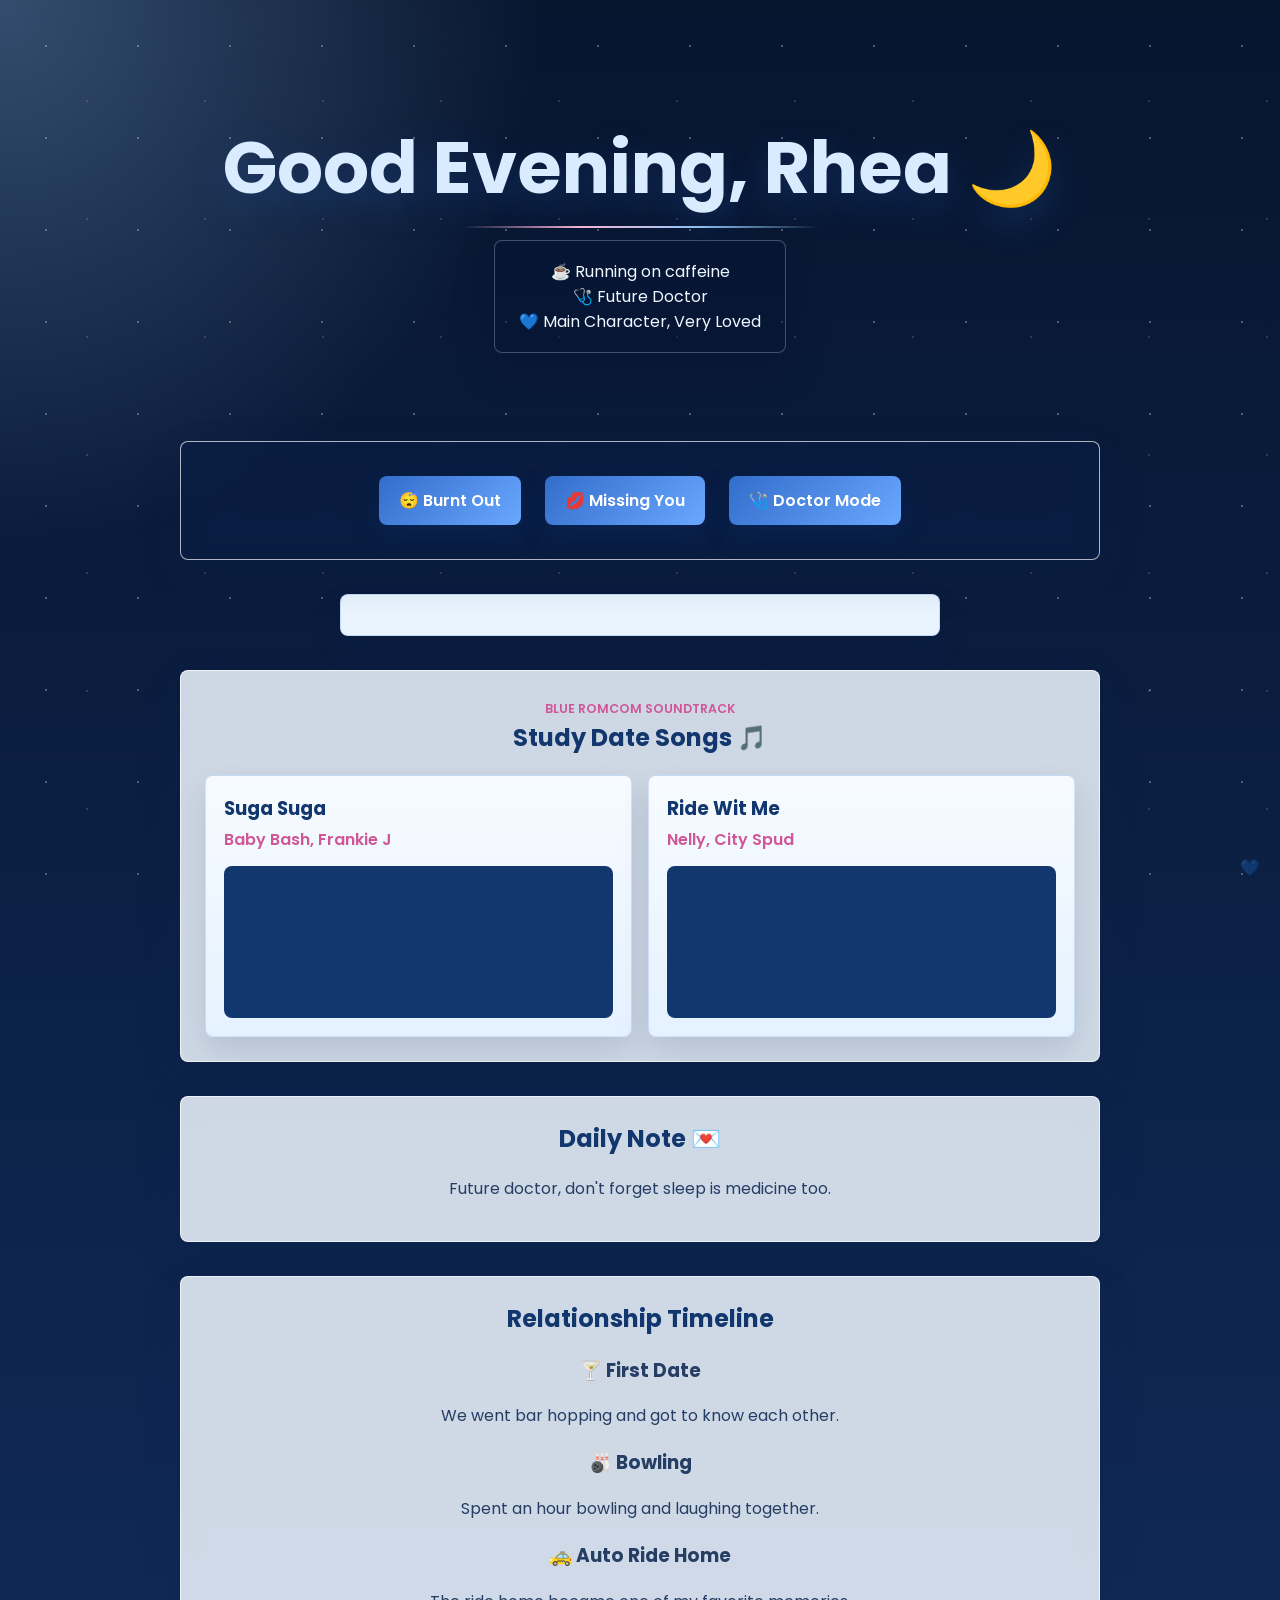
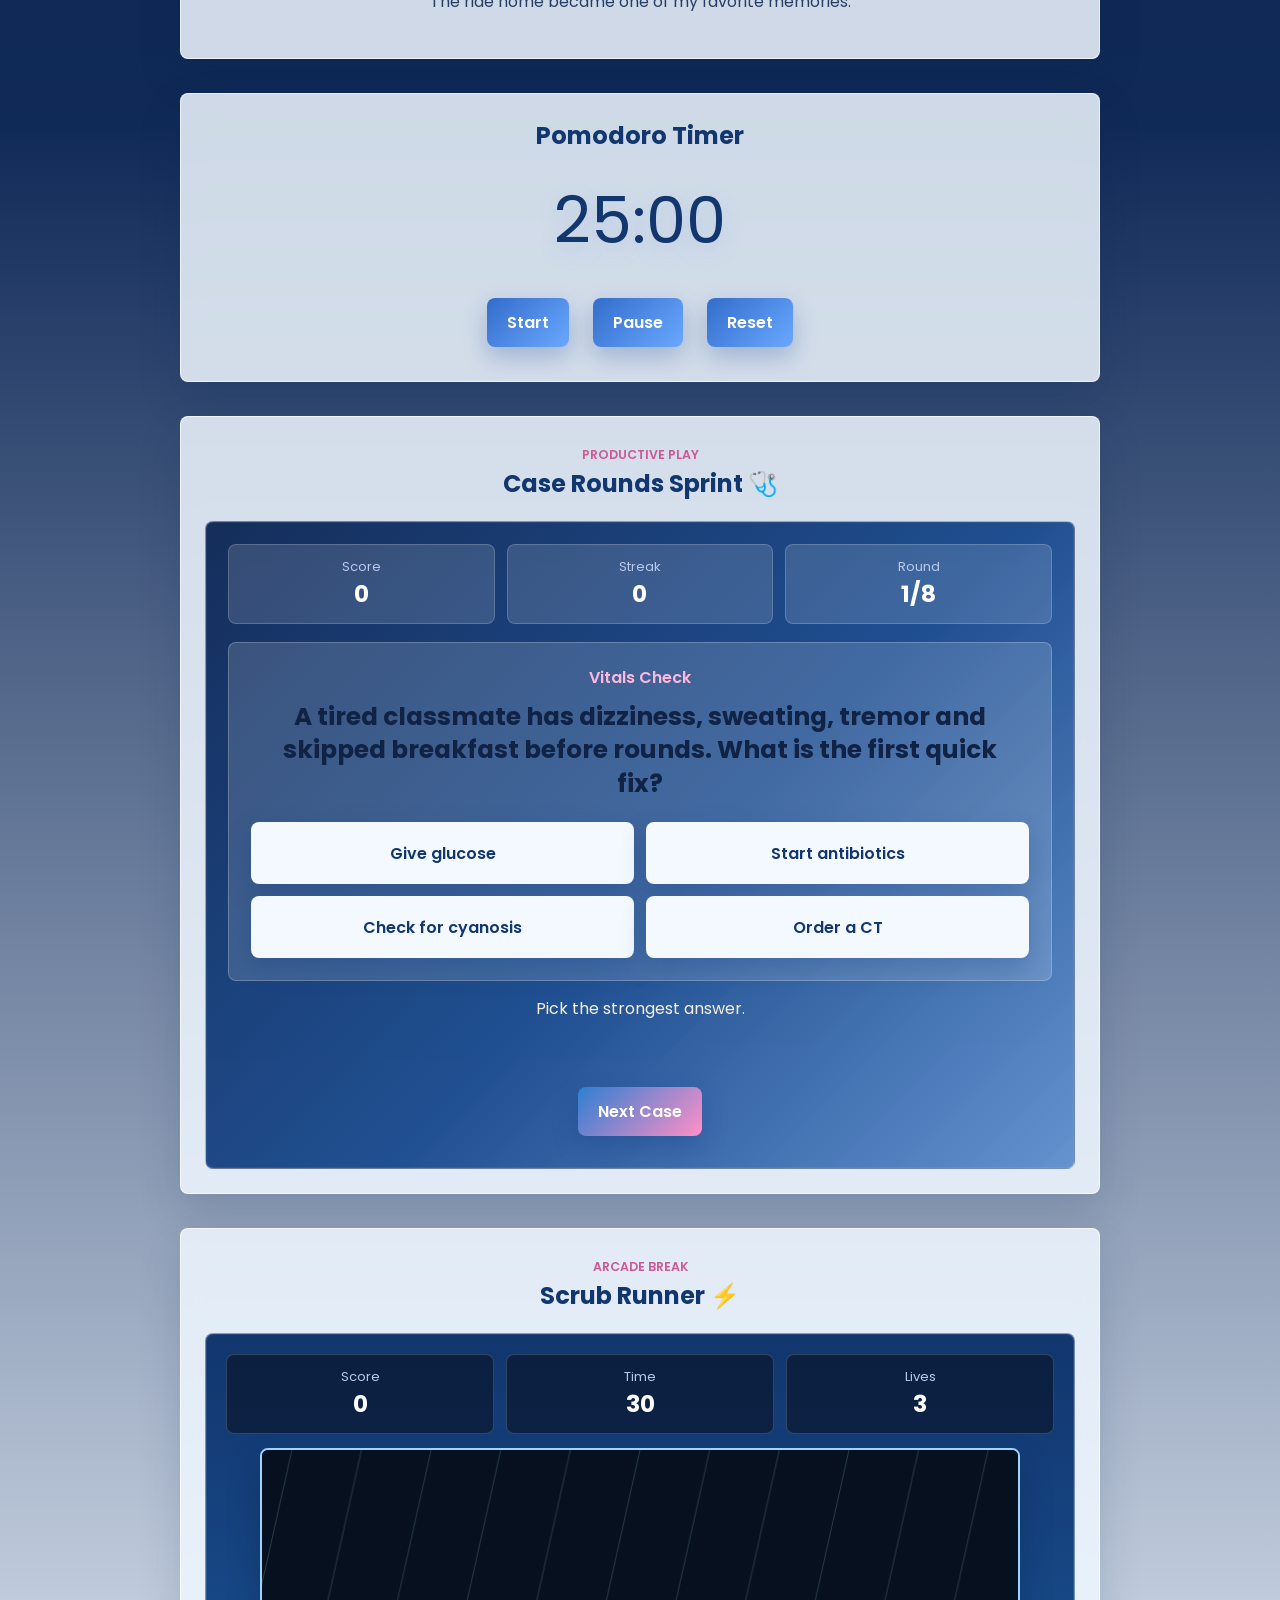
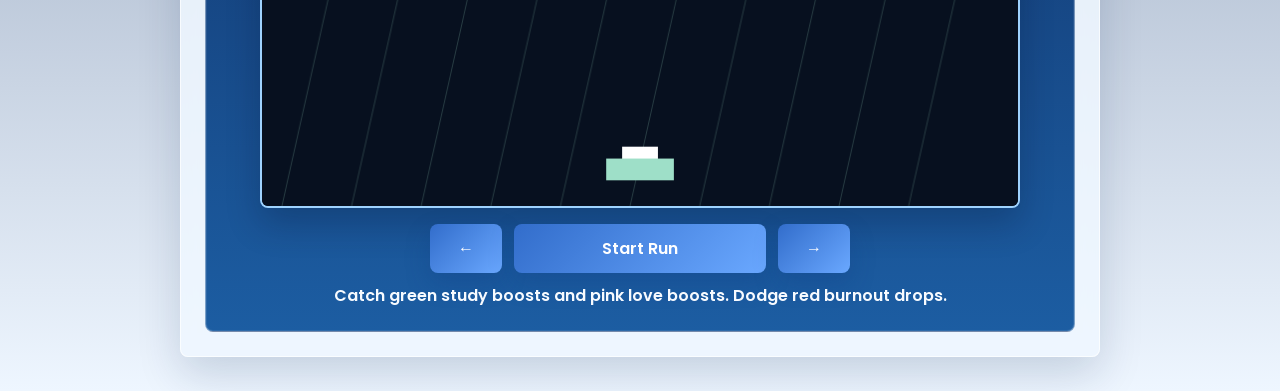
<file: index.html>
<!DOCTYPE html>
<html lang="en">
<head>
  <meta charset="UTF-8">
  <meta name="viewport" content="width=device-width,initial-scale=1.0">
  <title>Blue Escape 💙</title>

  <link rel="stylesheet" href="css/style.css">

  <link rel="preconnect" href="https://fonts.googleapis.com">
  <link href="https://fonts.googleapis.com/css2?family=Poppins:wght@300;400;600&display=swap" rel="stylesheet">
</head>
<body>

<header>

<h1>Good Evening, Rhea 🌙</h1>

<p>
☕ Running on caffeine<br>
🩺 Future Doctor<br>
💙 Main Character, Very Loved
</p>

</header>

<section class="moods">

<button onclick="showMood('burnout')">
😴 Burnt Out
</button>

<button onclick="showMood('missing')">
💋 Missing You
</button>

<button onclick="showMood('doctor')">
🩺 Doctor Mode
</button>

</section>

<div id="moodDisplay"></div>

<section class="soundtrack-section">

<div class="section-heading">
<span class="eyebrow">Blue Romcom Soundtrack</span>
<h2>Study Date Songs 🎵</h2>
</div>

<div class="song-grid">

<article class="song-card">
<h3>Suga Suga</h3>
<p>Baby Bash, Frankie J</p>
<iframe
  src="https://open.spotify.com/embed/track/6Nq5lE0CeOAAAqN4qhkbZU?utm_source=generator"
  width="100%"
  height="152"
  frameborder="0"
  allowfullscreen=""
  allow="autoplay; clipboard-write; encrypted-media; fullscreen; picture-in-picture"
  loading="lazy">
</iframe>
</article>

<article class="song-card">
<h3>Ride Wit Me</h3>
<p>Nelly, City Spud</p>
<iframe
  src="https://open.spotify.com/embed/track/3Gf5nttwcX9aaSQXRWidEZ?utm_source=generator"
  width="100%"
  height="152"
  frameborder="0"
  allowfullscreen=""
  allow="autoplay; clipboard-write; encrypted-media; fullscreen; picture-in-picture"
  loading="lazy">
</iframe>
</article>

</div>

</section>

<section class="daily-note">

<h2>Daily Note 💌</h2>

<p id="dailyNote"></p>

</section>

<section>

<h2>Relationship Timeline</h2>

<div id="timeline"></div>

</section>

<section>

<h2>Pomodoro Timer</h2>

<div id="timer">25:00</div>

<button onclick="startTimer()">Start</button>
<button onclick="pauseTimer()">Pause</button>
<button onclick="resetTimer()">Reset</button>

</section>

<section class="game-section">

<div class="section-heading">
<span class="eyebrow">Productive Play</span>
<h2>Case Rounds Sprint 🩺</h2>
</div>

<div id="gameArea" class="rounds-game">

<div class="game-topline">
<div>
<span>Score</span>
<strong id="score">0</strong>
</div>
<div>
<span>Streak</span>
<strong id="streak">0</strong>
</div>
<div>
<span>Round</span>
<strong id="roundNumber">1/8</strong>
</div>
</div>

<div class="case-card">
<p id="caseCategory"></p>
<h3 id="casePrompt"></h3>
<div id="answerChoices" class="answer-grid"></div>
</div>

<div id="gameFeedback" class="game-feedback"></div>

<button id="nextCase" class="secondary-button">Next Case</button>

</div>

</section>

<section class="arcade-section">

<div class="section-heading">
<span class="eyebrow">Arcade Break</span>
<h2>Scrub Runner ⚡</h2>
</div>

<div class="arcade-shell">

<div class="arcade-hud">
<div>
<span>Score</span>
<strong id="arcadeScore">0</strong>
</div>
<div>
<span>Time</span>
<strong id="arcadeTime">30</strong>
</div>
<div>
<span>Lives</span>
<strong id="arcadeLives">3</strong>
</div>
</div>

<canvas id="arcadeCanvas" width="760" height="360"></canvas>

<div class="arcade-controls">
<button id="moveLeft" aria-label="Move left">←</button>
<button id="startArcade">Start Run</button>
<button id="moveRight" aria-label="Move right">→</button>
</div>

<p id="arcadeMessage">Catch green study boosts and pink love boosts. Dodge red burnout drops.</p>

</div>

</section>

<div id="secretHeart">💙</div>

<div id="letterModal" class="hidden">

<div class="modal-content">

<h2>Letter To Rhea</h2>

<p>
Hey,

I know med school can be exhausting.

But I hope you remember that every
late night and every difficult exam
is bringing you closer to becoming
the amazing doctor you'll be.

I'm proud of you.

Love,
Me 💙
</p>

<button onclick="closeLetter()">
Close
</button>

</div>

</div>

<script src="js/app.js"></script>
<script src="js/timer.js"></script>
<script src="js/game.js"></script>
<script src="js/memories.js"></script>

</body>
</html>
</file>
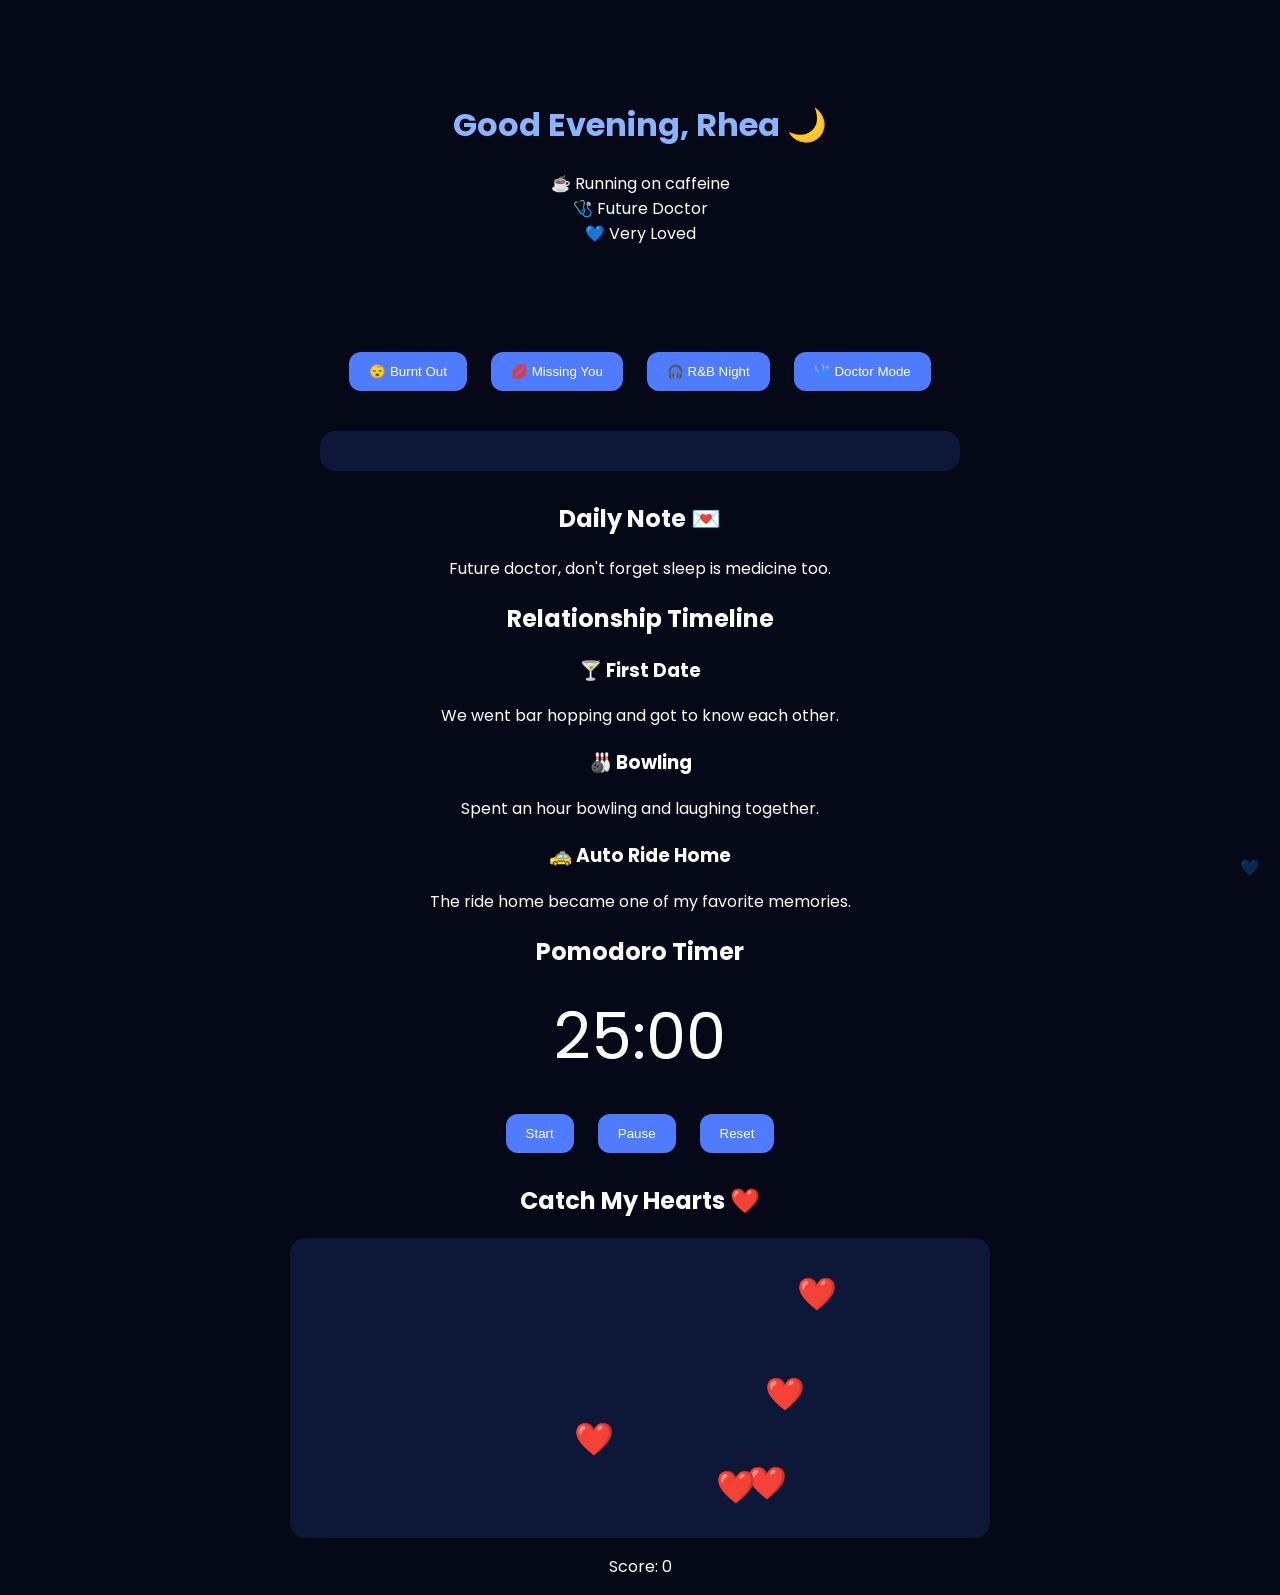
<file: Data/index.html>
<!DOCTYPE html>
<html lang="en">
<head>
  <meta charset="UTF-8">
  <meta name="viewport" content="width=device-width,initial-scale=1.0">
  <title>Blue Escape 💙</title>

  <link rel="stylesheet" href="css/style.css">

  <link rel="preconnect" href="https://fonts.googleapis.com">
  <link href="https://fonts.googleapis.com/css2?family=Poppins:wght@300;400;600&display=swap" rel="stylesheet">
</head>
<body>

<div id="stars"></div>

<header>

<h1>Good Evening, Rhea 🌙</h1>

<p>
☕ Running on caffeine<br>
🩺 Future Doctor<br>
💙 Very Loved
</p>

</header>

<section class="moods">

<button onclick="showMood('burnout')">
😴 Burnt Out
</button>

<button onclick="showMood('missing')">
💋 Missing You
</button>

<button onclick="showMood('rnb')">
🎧 R&B Night
</button>

<button onclick="showMood('doctor')">
🩺 Doctor Mode
</button>

</section>

<div id="moodDisplay"></div>

<section class="daily-note">

<h2>Daily Note 💌</h2>

<p id="dailyNote"></p>

</section>

<section>

<h2>Relationship Timeline</h2>

<div id="timeline"></div>

</section>

<section>

<h2>Pomodoro Timer</h2>

<div id="timer">25:00</div>

<button onclick="startTimer()">Start</button>
<button onclick="pauseTimer()">Pause</button>
<button onclick="resetTimer()">Reset</button>

</section>

<section>

<h2>Catch My Hearts ❤️</h2>

<div id="gameArea"></div>

<p>Score: <span id="score">0</span></p>

</section>

<div id="secretHeart">💙</div>

<div id="letterModal" class="hidden">

<div class="modal-content">

<h2>Letter To Rhea</h2>

<p>
Hey,

I know med school can be exhausting.

But I hope you remember that every
late night and every difficult exam
is bringing you closer to becoming
the amazing doctor you'll be.

I'm proud of you.

Love,
Me 💙
</p>

<button onclick="closeLetter()">
Close
</button>

</div>

</div>

<script src="js/app.js"></script>
<script src="js/timer.js"></script>
<script src="js/game.js"></script>
<script src="js/memories.js"></script>

</body>
</html>
</file>
<file: css/style.css>
*{
    box-sizing:border-box;
}

body{
    margin:0;
    font-family:Poppins,sans-serif;
    background:
        radial-gradient(circle at top left,rgba(157,207,255,.3),transparent 34rem),
        linear-gradient(180deg,#07152f 0%,#102a58 48%,#eef6ff 100%);
    color:white;
    text-align:center;
    min-height:100vh;
}

body::before{
    content:"";
    position:fixed;
    inset:0;
    pointer-events:none;
    background-image:
        radial-gradient(circle,rgba(255,255,255,.8) 1px,transparent 1.5px),
        radial-gradient(circle,rgba(255,184,220,.5) 1px,transparent 1.5px);
    background-position:0 0,28px 42px;
    background-size:92px 92px,118px 118px;
    opacity:.36;
}

header{
    position:relative;
    padding:82px 20px 54px;
}

h1{
    margin-bottom:12px;
    color:#d8ebff;
    font-size:clamp(2.25rem,8vw,4.5rem);
    line-height:1.05;
    text-shadow:0 12px 34px rgba(32,73,140,.45);
}

h1::after{
    content:"";
    display:block;
    width:min(360px,68vw);
    height:2px;
    margin:20px auto 0;
    background:linear-gradient(90deg,transparent,#ffb8dc,#9ed3ff,transparent);
}

header p{
    display:inline-block;
    margin:0;
    padding:18px 24px;
    color:#eff7ff;
    background:rgba(5,20,52,.44);
    border:1px solid rgba(210,232,255,.28);
    border-radius:8px;
    box-shadow:0 16px 40px rgba(0,13,44,.24);
}

button{
    padding:12px 20px;
    margin:10px;
    border:none;
    border-radius:8px;
    background:linear-gradient(135deg,#326dcb,#6aa8ff);
    color:white;
    cursor:pointer;
    font:inherit;
    font-weight:600;
    box-shadow:0 10px 24px rgba(12,55,128,.26);
    transition:transform .18s ease,box-shadow .18s ease;
}

button:hover{
    transform:translateY(-2px);
    box-shadow:0 14px 28px rgba(12,55,128,.34);
}

section{
    width:min(920px,90%);
    margin:34px auto;
    padding:24px;
    color:#102345;
    background:rgba(239,247,255,.86);
    border:1px solid rgba(255,255,255,.68);
    border-radius:8px;
    box-shadow:0 18px 44px rgba(8,35,83,.16);
    backdrop-filter:blur(10px);
}

section h2{
    margin-top:0;
    color:#12366e;
}

.moods{
    background:rgba(9,31,72,.48);
    color:white;
}

.daily-note p,
#timeline{
    color:#263d64;
}

.song-grid{
    display:grid;
    grid-template-columns:repeat(2,minmax(0,1fr));
    gap:16px;
}

.song-card{
    padding:18px;
    background:linear-gradient(180deg,#f7fbff 0%,#e5f2ff 100%);
    border:1px solid rgba(70,126,198,.2);
    border-radius:8px;
    box-shadow:0 14px 30px rgba(8,35,83,.12);
    text-align:left;
}

.song-card h3{
    margin:0;
    color:#12366e;
}

.song-card p{
    margin:4px 0 14px;
    color:#cf5797;
    font-weight:600;
}

.song-card iframe{
    display:block;
    border-radius:8px;
    background:#12366e;
}

#moodDisplay{
    margin:30px auto;
    width:80%;
    max-width:600px;
    padding:20px;
    background:#e9f4ff;
    color:#17345f;
    border:1px solid rgba(70,126,198,.22);
    border-radius:8px;
    box-shadow:0 14px 32px rgba(8,35,83,.12);
}

#timer{
    font-size:4rem;
    margin:20px;
    color:#12366e;
    text-shadow:0 8px 22px rgba(75,135,208,.18);
}

.section-heading{
    margin-bottom:18px;
}

.eyebrow{
    color:#cf5797;
    font-size:.78rem;
    font-weight:600;
    letter-spacing:0;
    text-transform:uppercase;
}

.rounds-game{
    position:relative;
    min-height:460px;
    margin:auto;
    padding:22px;
    background:
        linear-gradient(135deg,rgba(13,38,85,.96) 0%,rgba(24,72,140,.96) 54%,rgba(89,139,204,.92) 100%);
    border:1px solid rgba(255,255,255,.35);
    border-radius:8px;
    overflow:hidden;
    box-shadow:inset 0 0 0 1px rgba(255,255,255,.06);
}

.game-topline{
    display:grid;
    grid-template-columns:repeat(3,1fr);
    gap:12px;
    margin-bottom:18px;
}

.game-topline div{
    background:rgba(255,255,255,.14);
    border:1px solid rgba(255,255,255,.18);
    border-radius:8px;
    padding:12px;
}

.game-topline span{
    display:block;
    color:#b9c9ee;
    font-size:.82rem;
}

.game-topline strong{
    display:block;
    color:#ffffff;
    font-size:1.45rem;
}

.case-card{
    min-height:230px;
    padding:22px;
    background:rgba(244,250,255,.16);
    border:1px solid rgba(255,255,255,.22);
    border-radius:8px;
}

#caseCategory{
    margin:0 0 10px;
    color:#ffb8dc;
    font-weight:600;
}

#casePrompt{
    min-height:68px;
    margin:0 auto 22px;
    max-width:760px;
    font-size:clamp(1.12rem,3.8vw,1.55rem);
    line-height:1.35;
}

.answer-grid{
    display:grid;
    grid-template-columns:repeat(2,minmax(0,1fr));
    gap:12px;
}

.answer-choice{
    min-height:62px;
    margin:0;
    padding:12px 14px;
    background:#f3f9ff;
    color:#12366e;
    border:2px solid transparent;
    border-radius:8px;
    font-weight:600;
}

.answer-choice:hover{
    transform:translateY(-2px);
}

.answer-choice.correct{
    background:#bfe8ff;
    border-color:#e5f6ff;
}

.answer-choice.wrong{
    background:#ffc1dc;
    border-color:#ffe6f1;
}

.answer-choice:disabled{
    cursor:default;
    opacity:1;
}

.game-feedback{
    min-height:76px;
    margin:16px 0 4px;
    color:#f7f0df;
    line-height:1.5;
}

.game-feedback strong{
    color:#9edfc8;
}

.secondary-button{
    background:linear-gradient(135deg,#2e7fd2,#ff8fc7);
}

.arcade-shell{
    padding:20px;
    background:linear-gradient(180deg,#12366e 0%,#1c5da2 100%);
    border:1px solid rgba(255,255,255,.42);
    border-radius:8px;
    box-shadow:inset 0 0 0 1px rgba(255,255,255,.08);
}

.arcade-hud{
    display:grid;
    grid-template-columns:repeat(3,1fr);
    gap:12px;
    margin-bottom:14px;
}

.arcade-hud div{
    padding:12px;
    background:rgba(7,16,31,.58);
    border:1px solid rgba(255,255,255,.16);
    border-radius:8px;
}

.arcade-hud span{
    display:block;
    color:#b9c9ee;
    font-size:.82rem;
}

.arcade-hud strong{
    display:block;
    color:#ffffff;
    font-size:1.45rem;
}

#arcadeCanvas{
    display:block;
    width:100%;
    max-width:760px;
    aspect-ratio:19/9;
    height:auto;
    margin:0 auto;
    background:#071d42;
    border:2px solid #9ed3ff;
    border-radius:8px;
    box-shadow:0 16px 34px rgba(0,12,38,.24);
}

.arcade-controls{
    display:grid;
    grid-template-columns:72px minmax(0,1fr) 72px;
    gap:12px;
    max-width:420px;
    margin:16px auto 8px;
}

.arcade-controls button{
    min-height:48px;
    margin:0;
}

#arcadeMessage{
    min-height:28px;
    margin:10px 0 0;
    color:#f8fbff;
    font-weight:600;
}

#secretHeart{
    position:fixed;
    bottom:20px;
    right:20px;
    cursor:pointer;
    opacity:.3;
}

#secretHeart:hover{
    opacity:1;
}

.hidden{
    display:none;
}

#letterModal{
    position:fixed;
    inset:0;
    background:rgba(0,0,0,.8);
}

.modal-content{
    width:90%;
    max-width:600px;
    margin:100px auto;
    background:#eaf5ff;
    color:#102345;
    padding:30px;
    border-radius:8px;
    border:1px solid rgba(255,255,255,.72);
    box-shadow:0 24px 60px rgba(0,0,0,.3);
}

@media (max-width:700px){
    header{
        padding:54px 18px;
    }

    section{
        width:92%;
    }

    .rounds-game{
        min-height:540px;
        padding:16px;
    }

    .game-topline,
    .arcade-hud,
    .answer-grid,
    .song-grid{
        grid-template-columns:1fr;
    }

    .arcade-shell{
        padding:14px;
    }

    .arcade-controls{
        grid-template-columns:64px minmax(0,1fr) 64px;
    }
}
</file>
<file: Data/css/style.css>
body{
    margin:0;
    font-family:Poppins,sans-serif;
    background:#050816;
    color:white;
    text-align:center;
}

header{
    padding:80px 20px;
}

h1{
    color:#8ab4ff;
}

button{
    padding:12px 20px;
    margin:10px;
    border:none;
    border-radius:12px;
    background:#4f7cff;
    color:white;
    cursor:pointer;
}

button:hover{
    transform:scale(1.05);
}

#moodDisplay{
    margin:30px auto;
    width:80%;
    max-width:600px;
    padding:20px;
    background:#0d1738;
    border-radius:15px;
}

#timer{
    font-size:4rem;
    margin:20px;
}

#gameArea{
    position:relative;
    width:80%;
    max-width:700px;
    height:300px;
    margin:auto;
    background:#0d1738;
    border-radius:15px;
    overflow:hidden;
}

.heart{
    position:absolute;
    cursor:pointer;
    font-size:2rem;
}

#secretHeart{
    position:fixed;
    bottom:20px;
    right:20px;
    cursor:pointer;
    opacity:.3;
}

#secretHeart:hover{
    opacity:1;
}

.hidden{
    display:none;
}

#letterModal{
    position:fixed;
    inset:0;
    background:rgba(0,0,0,.8);
}

.modal-content{
    width:90%;
    max-width:600px;
    margin:100px auto;
    background:#0d1738;
    padding:30px;
    border-radius:20px;
}
</file>
